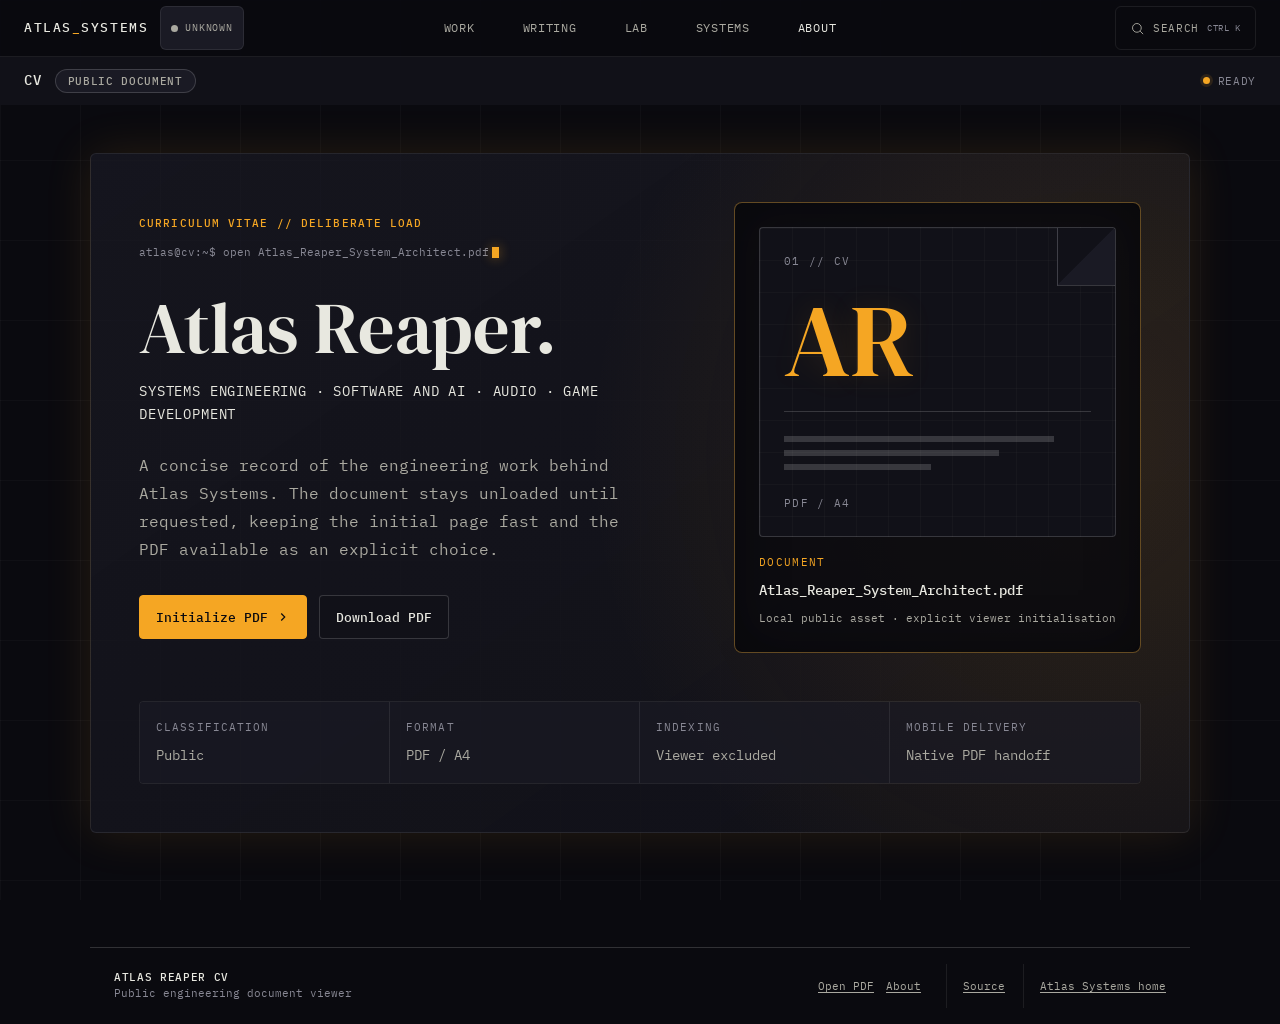
<file: index.html>
<!DOCTYPE html>
<html lang="en" data-atlas-bottom-nav="true">
<head>
  <meta charset="UTF-8">
  <meta name="viewport" content="width=device-width, initial-scale=1.0">
  <meta name="description" content="CV for Atlas Reaper: systems engineering, software and AI, audio, and game development.">
  <meta name="robots" content="noindex, follow">
  <meta name="theme-color" content="#0a0a0f">
  <title>CV // Atlas Systems</title>
  <link rel="canonical" href="https://cv.atlas-systems.uk/">
  <link rel="icon" href="/favicon.ico" sizes="any">
  <link rel="icon" href="/favicon-16x16.png" sizes="16x16" type="image/png">
  <link rel="icon" href="/favicon-32x32.png" sizes="32x32" type="image/png">
  <link rel="apple-touch-icon" href="/apple-touch-icon.png" sizes="180x180">
  <link rel="manifest" href="/site.webmanifest">
  <meta property="og:type" content="profile">
  <meta property="og:title" content="CV // Atlas Systems">
  <meta property="og:description" content="CV for Atlas Reaper: systems engineering, software and AI, audio, and game development.">
  <meta property="og:url" content="https://cv.atlas-systems.uk/">
  <meta property="og:site_name" content="Atlas Systems">
  <meta property="og:image" content="https://atlas-systems.uk/og/cv.png">
  <meta property="og:image:width" content="1200">
  <meta property="og:image:height" content="630">
  <meta property="og:image:alt" content="Atlas Reaper: engineering CV. // Atlas Systems">
  <meta name="twitter:card" content="summary_large_image">
  <meta name="twitter:title" content="CV // Atlas Systems">
  <meta name="twitter:description" content="CV for Atlas Reaper: systems engineering, software and AI, audio, and game development.">
  <meta name="twitter:image" content="https://atlas-systems.uk/og/cv.png">
  <meta name="twitter:image:alt" content="Atlas Reaper: engineering CV. // Atlas Systems">
  <link rel="stylesheet" href="/assets/interface/v0.5.0/atlas-fonts.css?v=0.5.0">
  <link rel="stylesheet" href="/assets/interface/v0.5.0/atlas-interface-kit.css?v=0.5.0">
  <link rel="stylesheet" href="/css/cv.css?v=20260813-shell-geometry">
  <link rel="stylesheet" href="/css/phase-6-footer.css?v=20260730-phase-6-v2">
  <link rel="stylesheet" href="/css/cv-browser-fixes.css?v=20260912-firefox-inline-pdf">
</head>
<body>
  <header class="atlas-global-header cv-global-header">
    <div class="atlas-header__inner">
    <div class="atlas-global-header__identity cv-brand-cluster">
      <a href="https://atlas-systems.uk/" class="cv-wordmark">ATLAS<span>_</span>SYSTEMS</a>
      <a class="atlas-status estate-status" href="https://status.atlas-systems.uk/" data-state="checking" aria-label="Atlas Systems status: checking">
        <span class="estate-status-dot" aria-hidden="true"></span>
        <span class="estate-status-label">checking</span>
      </a>
    </div>
    <nav class="atlas-global-header__nav" aria-label="Primary navigation">
      <a class="atlas-global-header__link" href="https://atlas-systems.uk/work/">Work</a>
      <a class="atlas-global-header__link" href="https://atlas-systems.uk/writing/">Writing</a>
      <a class="atlas-global-header__link" href="https://atlas-systems.uk/lab/">Lab</a>
      <a class="atlas-global-header__link" href="https://atlas-systems.uk/systems/">Systems</a>
      <a class="atlas-global-header__link" href="https://atlas-systems.uk/about/" aria-current="page">About</a>
    </nav>
    <div class="atlas-global-header__actions">
      <button class="cv-search-trigger" type="button" data-estate-search-open aria-label="Search the estate" aria-haspopup="dialog">
        <svg viewBox="0 0 24 24" aria-hidden="true">
          <circle cx="11" cy="11" r="7"></circle>
          <line x1="21" y1="21" x2="16.2" y2="16.2"></line>
        </svg>
        <span>Search</span>
        <kbd>ctrl k</kbd>
      </button>
    </div>
    </div>
  </header>

  <section class="atlas-product-strip cv-product-strip" aria-label="CV interface identity">
    <div class="cv-product-identity">
      <strong>CV</strong>
      <span class="atlas-badge atlas-badge--type">Public document</span>
    </div>
    <span class="cv-document-state"><span aria-hidden="true"></span>Ready</span>
  </section>

  <main class="cv-shell">
    <section class="document-gate atlas-card atlas-card--flagship" id="gate" aria-labelledby="gate-title">
      <div class="gate-layout">
        <div class="gate-introduction">
          <p class="atlas-page-intro__eyebrow">Curriculum vitae // deliberate load</p>
          <div class="terminal-line" aria-hidden="true">atlas@cv:~$ open Atlas_Reaper_System_Architect.pdf<span class="cursor"></span></div>
          <h1 class="atlas-page-intro__title" id="gate-title">Atlas Reaper.</h1>
          <p class="gate-role">Systems engineering · Software and AI · Audio · Game development</p>
          <p class="atlas-page-intro__purpose gate-copy">A concise record of the engineering work behind Atlas Systems. The document stays unloaded until requested, keeping the initial page fast and the PDF available as an explicit choice.</p>

          <div class="gate-actions">
            <button class="atlas-button atlas-button--primary" id="init-btn" type="button">
              <span>Initialize PDF</span>
              <svg viewBox="0 0 24 24" aria-hidden="true">
                <polyline points="9 18 15 12 9 6"></polyline>
              </svg>
            </button>
            <a class="atlas-button atlas-button--secondary" href="/Atlas_Reaper_System_Architect.pdf" download="Atlas_Reaper_System_Architect.pdf">Download PDF</a>
          </div>
        </div>

        <aside class="document-dossier" aria-label="Document summary">
          <div class="document-sheet" aria-hidden="true">
            <span class="document-sheet-index">01 // CV</span>
            <strong>AR</strong>
            <span class="document-sheet-rule"></span>
            <span class="document-sheet-line document-sheet-line--long"></span>
            <span class="document-sheet-line"></span>
            <span class="document-sheet-line document-sheet-line--short"></span>
            <span class="document-sheet-mark">PDF / A4</span>
          </div>
          <div class="document-dossier-copy">
            <p>Document</p>
            <strong>Atlas_Reaper_<wbr>System_Architect.pdf</strong>
            <span>Local public asset · explicit viewer initialisation</span>
          </div>
        </aside>
      </div>

      <dl class="document-meta">
        <div><dt>Classification</dt><dd>Public</dd></div>
        <div><dt>Format</dt><dd>PDF / A4</dd></div>
        <div><dt>Indexing</dt><dd>Viewer excluded</dd></div>
        <div><dt>Mobile delivery</dt><dd>Native PDF handoff</dd></div>
      </dl>

      <noscript>
        <p class="noscript-note">JavaScript is disabled. <a href="/Atlas_Reaper_System_Architect.pdf">Open the PDF directly.</a></p>
      </noscript>
    </section>

    <section class="viewer atlas-card" id="viewer" aria-labelledby="viewer-title" hidden>
      <header class="viewer-bar">
        <div>
          <p class="atlas-page-intro__eyebrow">Document viewer // active</p>
          <h2 id="viewer-title">Atlas_Reaper_<wbr>System_Architect.pdf</h2>
        </div>
        <div class="viewer-actions">
          <a class="atlas-button atlas-button--secondary" href="/Atlas_Reaper_System_Architect.pdf" download="Atlas_Reaper_System_Architect.pdf">Download</a>
          <button class="atlas-button atlas-button--secondary" id="close-viewer" type="button">Close viewer</button>
        </div>
      </header>
      <div class="viewer-frame" id="viewer-frame"></div>
    </section>

    <p class="sr-only" id="viewer-announcer" role="status" aria-live="polite" aria-atomic="true"></p>
  </main>

  <footer class="atlas-footer atlas-footer--product cv-footer" aria-label="CV product footer">
    <div class="atlas-footer__identity">
      <strong>Atlas Reaper CV</strong>
      <span>Public engineering document viewer</span>
    </div>
    <div class="atlas-footer__context">
      <a href="/Atlas_Reaper_System_Architect.pdf">Open PDF</a>
      <a href="https://atlas-systems.uk/about/">About</a>
    </div>
    <div class="atlas-footer__evidence">
      <a href="https://github.com/AtlasReaper311/atlas-doc-viewer">Source</a>
    </div>
    <div class="atlas-footer__escape">
      <a href="https://atlas-systems.uk/">Atlas Systems home</a>
    </div>
  </footer>

  <nav class="atlas-bottom-nav" aria-label="Mobile estate navigation">
    <a href="https://atlas-systems.uk/work/">Work</a>
    <a href="https://atlas-systems.uk/writing/">Writing</a>
    <a href="https://atlas-systems.uk/lab/">Lab</a>
    <a href="https://atlas-systems.uk/systems/">Systems</a>
    <a href="https://atlas-systems.uk/about/" aria-current="page">About</a>
  </nav>

  <script type="module" src="/js/interface-shell.js?v=20260724-interface-v2"></script>
  <script type="module" src="/js/viewer.js?v=20260912-firefox-inline-pdf"></script>
</body>
</html>
</file>
<file: assets/interface/v0.5.0/atlas-fonts.css>
/* Atlas Systems repository-local font faces. */
@font-face {
  font-family: "IBM Plex Mono";
  font-style: normal;
  font-weight: 400;
  font-display: swap;
  src: url("./fonts/ibm-plex-mono-400.woff2") format("woff2");
  unicode-range: U+0000-00FF, U+0131, U+0152-0153, U+02BB-02BC,
    U+02C6, U+02DA, U+02DC, U+0304, U+0308, U+0329, U+2000-206F,
    U+20AC, U+2122, U+2191, U+2193, U+2212, U+2215, U+FEFF, U+FFFD;
}

@font-face {
  font-family: "IBM Plex Mono";
  font-style: normal;
  font-weight: 500;
  font-display: swap;
  src: url("./fonts/ibm-plex-mono-500.woff2") format("woff2");
  unicode-range: U+0000-00FF, U+0131, U+0152-0153, U+02BB-02BC,
    U+02C6, U+02DA, U+02DC, U+0304, U+0308, U+0329, U+2000-206F,
    U+20AC, U+2122, U+2191, U+2193, U+2212, U+2215, U+FEFF, U+FFFD;
}

@font-face {
  font-family: "DM Serif Display";
  font-style: normal;
  font-weight: 400;
  font-display: swap;
  src: url("./fonts/dm-serif-display-400.woff2") format("woff2");
  unicode-range: U+0000-00FF, U+0131, U+0152-0153, U+02BB-02BC,
    U+02C6, U+02DA, U+02DC, U+0304, U+0308, U+0329, U+2000-206F,
    U+20AC, U+2122, U+2191, U+2193, U+2212, U+2215, U+FEFF, U+FFFD;
}

@font-face {
  font-family: "DM Serif Display";
  font-style: italic;
  font-weight: 400;
  font-display: swap;
  src: url("./fonts/dm-serif-display-400-italic.woff2") format("woff2");
  unicode-range: U+0000-00FF, U+0131, U+0152-0153, U+02BB-02BC,
    U+02C6, U+02DA, U+02DC, U+0304, U+0308, U+0329, U+2000-206F,
    U+20AC, U+2122, U+2191, U+2193, U+2212, U+2215, U+FEFF, U+FFFD;
}
</file>
<file: assets/interface/v0.5.0/atlas-interface-kit.css>
/* Atlas Interface Kit v0.5.0 generated tokens. */
:root {
  color-scheme: dark;
  --atlas-accent: #f5a623;
  --atlas-accent-dim: rgba(245,166,35,0.12);
  --atlas-accent-hover: #f7b84a;
  --atlas-bg: #0a0a0f;
  --atlas-bg-1: #111118;
  --atlas-bg-2: #1a1a24;
  --atlas-border: rgba(255,255,255,0.08);
  --atlas-border-hi: rgba(255,255,255,0.16);
  --atlas-degraded: #f5a623;
  --atlas-informational: #60a5fa;
  --atlas-operational: #4ade80;
  --atlas-text: #e8e8e0;
  --atlas-text-dim: #aaa9a0;
  --atlas-text-faint: #888894;
  --atlas-unavailable: #e24b4a;
  --atlas-unknown: #aaa9a0;
  --atlas-space-1: 4px;
  --atlas-space-2: 8px;
  --atlas-space-3: 12px;
  --atlas-space-4: 16px;
  --atlas-space-5: 24px;
  --atlas-space-6: 32px;
  --atlas-space-7: 48px;
  --atlas-space-8: 64px;
  --atlas-space-9: 96px;
  --atlas-radius-lg: 8px;
  --atlas-radius-md: 6px;
  --atlas-radius-sm: 4px;
  --atlas-control-compact: 32px;
  --atlas-control-standard: 40px;
  --atlas-touch-min: 44px;
  --atlas-card-compact: 16px;
  --atlas-card-editorial: 32px;
  --atlas-card-standard: 24px;
  --atlas-prose: 720px;
  --atlas-content: 1100px;
  --atlas-content-wide: 1360px;
  --atlas-type-body: 16px;
  --atlas-type-meta: 11px;
  --atlas-type-supporting: 14px;
  --atlas-type-tiny: 9px;
  --atlas-type-title: 42px;
  --atlas-motion-fast: 120ms;
  --atlas-motion-reveal: 240ms;
  --atlas-motion-standard: 180ms;
  --atlas-easing-emphasized: cubic-bezier(0.2, 0, 0, 1.2);
  --atlas-easing-standard: cubic-bezier(0.2, 0, 0, 1);
  --atlas-breakpoint-desktop: 1024px;
  --atlas-breakpoint-mobile: 640px;
  --atlas-breakpoint-tablet: 768px;
  --atlas-breakpoint-wide: 1440px;
  --atlas-z-base: 0;
  --atlas-z-dialog: 300;
  --atlas-z-overlay: 200;
  --atlas-z-sticky: 100;
  --atlas-z-toast: 400;
  --atlas-shadow-flagship: 0 0 48px rgba(245,166,35,0.12);
  --atlas-shadow-floating: 0 16px 48px rgba(0,0,0,0.32);
  --atlas-font-body: 'IBM Plex Mono', monospace;
  --atlas-font-display: 'DM Serif Display', Georgia, serif;
}
/* Atlas Interface Kit v0.5.0 component foundations. */
.atlas-global-header {
  position: sticky;
  top: 0;
  z-index: var(--atlas-z-sticky);
  min-height: 56px;
  display: grid;
  grid-template-columns: minmax(0, 1fr) auto minmax(0, 1fr);
  align-items: center;
  gap: var(--atlas-space-4);
  border-bottom: 1px solid var(--atlas-border);
  padding-inline: var(--atlas-space-5);
  background: color-mix(in srgb, var(--atlas-bg) 94%, transparent);
  backdrop-filter: blur(14px);
}

.atlas-global-header__identity,
.atlas-global-header__nav,
.atlas-global-header__actions {
  display: flex;
  align-items: center;
  gap: var(--atlas-space-3);
}

.atlas-global-header__actions { justify-content: flex-end; }
.atlas-global-header__nav { justify-content: center; }
.atlas-global-header__link { min-height: var(--atlas-touch-min); display: inline-flex; align-items: center; padding-inline: var(--atlas-space-3); color: var(--atlas-text-dim); text-decoration: none; }
.atlas-global-header__link[aria-current='page'] { color: var(--atlas-text); }

.atlas-product-strip {
  display: flex;
  align-items: center;
  justify-content: space-between;
  gap: var(--atlas-space-4);
  border-bottom: 1px solid var(--atlas-border);
  padding: var(--atlas-space-3) var(--atlas-space-5);
  background: var(--atlas-bg-1);
}

.atlas-breadcrumbs {
  max-width: var(--atlas-content);
  margin-inline: auto;
  padding: var(--atlas-space-3) var(--atlas-space-5) 0;
  color: var(--atlas-text-faint);
  font: 500 var(--atlas-type-meta)/1.5 var(--atlas-font-body);
}

.atlas-breadcrumbs ol {
  display: flex;
  flex-wrap: wrap;
  align-items: center;
  gap: var(--atlas-space-2);
  margin: 0;
  padding: 0;
  list-style: none;
}

.atlas-breadcrumbs li {
  display: inline-flex;
  align-items: center;
  min-width: 0;
}

.atlas-breadcrumbs li + li::before {
  content: "/";
  margin-inline-end: var(--atlas-space-2);
  color: var(--atlas-text-faint);
}

.atlas-breadcrumbs a {
  min-height: var(--atlas-touch-min);
  display: inline-flex;
  align-items: center;
  color: var(--atlas-text-dim);
  text-underline-offset: 0.22em;
}

.atlas-breadcrumbs [aria-current='page'],
.atlas-breadcrumbs li:last-child {
  color: var(--atlas-text);
}

.atlas-page-intro { max-width: var(--atlas-content); margin-inline: auto; padding: var(--atlas-space-8) var(--atlas-space-5) var(--atlas-space-7); }
.atlas-page-intro__eyebrow { margin: 0 0 var(--atlas-space-3); color: var(--atlas-accent); font: 500 var(--atlas-type-meta)/1.4 var(--atlas-font-body); letter-spacing: 0.1em; text-transform: uppercase; }
.atlas-page-intro__title { margin: 0; color: var(--atlas-text); font: 400 clamp(2.25rem, 6vw, 4.5rem)/0.98 var(--atlas-font-display); }
.atlas-page-intro__purpose { max-width: var(--atlas-prose); margin: var(--atlas-space-5) 0 0; color: var(--atlas-text-dim); font: 400 var(--atlas-type-body)/1.75 var(--atlas-font-body); }

.atlas-section-heading { display: flex; align-items: end; justify-content: space-between; gap: var(--atlas-space-5); margin-block: var(--atlas-space-7) var(--atlas-space-5); }
.atlas-section-heading__title { margin: 0; color: var(--atlas-text); font: 400 clamp(1.75rem, 3vw, 2.5rem)/1.05 var(--atlas-font-display); }
.atlas-section-heading__detail { max-width: var(--atlas-prose); margin: 0; color: var(--atlas-text-dim); font: 400 var(--atlas-type-supporting)/1.7 var(--atlas-font-body); }

.atlas-button { min-height: var(--atlas-control-standard); display: inline-flex; align-items: center; justify-content: center; gap: var(--atlas-space-2); border: 1px solid var(--atlas-border-hi); border-radius: var(--atlas-radius-sm); padding: 0 var(--atlas-space-4); color: var(--atlas-text); background: var(--atlas-bg-2); font: 500 0.8125rem/1 var(--atlas-font-body); text-decoration: none; cursor: pointer; transition: border-color var(--atlas-motion-standard) var(--atlas-easing-standard), background var(--atlas-motion-standard) var(--atlas-easing-standard), transform var(--atlas-motion-standard) var(--atlas-easing-standard); }
.atlas-button:hover { border-color: var(--atlas-accent); }
.atlas-button--primary { border-color: var(--atlas-accent); background: var(--atlas-accent); color: var(--atlas-bg); }
.atlas-button--primary:hover { background: var(--atlas-accent-hover); }
.atlas-button--secondary { background: var(--atlas-bg-1); }
.atlas-text-action { min-height: var(--atlas-touch-min); display: inline-flex; align-items: center; color: var(--atlas-accent); font: 500 0.8125rem/1.4 var(--atlas-font-body); text-decoration-thickness: 1px; text-underline-offset: 0.25em; }

.atlas-badge,
.atlas-status { display: inline-flex; min-height: 24px; align-items: center; gap: var(--atlas-space-2); border: 1px solid var(--atlas-border); border-radius: 999px; padding: 0 var(--atlas-space-3); color: var(--atlas-text-dim); background: var(--atlas-bg-2); font: 500 0.6875rem/1 var(--atlas-font-body); letter-spacing: 0.06em; text-transform: uppercase; }
.atlas-badge--type { border-color: var(--atlas-border-hi); }
.atlas-badge--maturity { color: var(--atlas-accent); background: var(--atlas-accent-dim); }
.atlas-status[data-state='operational'] { color: var(--atlas-operational); }
.atlas-status[data-state='degraded'] { color: var(--atlas-degraded); }
.atlas-status[data-state='unavailable'] { color: var(--atlas-unavailable); }
.atlas-status[data-state='unknown'] { color: var(--atlas-unknown); }

.atlas-status-announcement {
  color: var(--atlas-text-dim);
  font: 400 var(--atlas-type-supporting)/1.6 var(--atlas-font-body);
  overflow-wrap: anywhere;
}

.atlas-status-announcement--visually-hidden {
  position: absolute;
  width: 1px;
  height: 1px;
  margin: -1px;
  padding: 0;
  overflow: hidden;
  clip-path: inset(50%);
  white-space: nowrap;
  border: 0;
}

.atlas-card { border: 1px solid var(--atlas-border); border-radius: var(--atlas-radius-md); background: var(--atlas-bg-1); padding: var(--atlas-card-standard); }
.atlas-card--editorial { padding: var(--atlas-card-editorial); }
.atlas-card--data { background: var(--atlas-bg-2); }
.atlas-card--interactive { transition: border-color var(--atlas-motion-standard) var(--atlas-easing-standard), transform var(--atlas-motion-standard) var(--atlas-easing-standard), box-shadow var(--atlas-motion-standard) var(--atlas-easing-standard); }
.atlas-card--interactive:hover { border-color: var(--atlas-border-hi); transform: translateY(-1px); }
.atlas-card--flagship { box-shadow: var(--atlas-shadow-flagship); }

.atlas-metric-grid { display: grid; grid-template-columns: repeat(auto-fit, minmax(150px, 1fr)); gap: var(--atlas-space-3); }
.atlas-metric { border: 1px solid var(--atlas-border); border-radius: var(--atlas-radius-sm); padding: var(--atlas-card-compact); background: var(--atlas-bg-2); }
.atlas-metric__value { margin: 0; color: var(--atlas-text); font: 500 1.5rem/1.15 var(--atlas-font-body); }
.atlas-metric__label { margin: var(--atlas-space-2) 0 0; color: var(--atlas-text-faint); font: 500 var(--atlas-type-meta)/1.4 var(--atlas-font-body); text-transform: uppercase; }

.atlas-tag-list { display: flex; flex-wrap: wrap; gap: var(--atlas-space-2); margin: 0; padding: 0; list-style: none; }
.atlas-tag-list > * { border: 1px solid var(--atlas-border); border-radius: 999px; padding: var(--atlas-space-1) var(--atlas-space-3); color: var(--atlas-text-dim); background: var(--atlas-bg-2); font: 500 var(--atlas-type-meta)/1.4 var(--atlas-font-body); }

.atlas-filter-bar { display: flex; flex-wrap: wrap; align-items: center; gap: var(--atlas-space-2); border-block: 1px solid var(--atlas-border); padding-block: var(--atlas-space-3); }

.atlas-table-wrap {
  max-width: 100%;
  overflow-x: auto;
  overscroll-behavior-inline: contain;
  scrollbar-gutter: stable;
  border: 1px solid var(--atlas-border);
  border-radius: var(--atlas-radius-md);
}
.atlas-table-wrap table { width: 100%; border-collapse: collapse; }
.atlas-table-wrap th,
.atlas-table-wrap td { border-bottom: 1px solid var(--atlas-border); padding: var(--atlas-space-3) var(--atlas-space-4); text-align: left; }
.atlas-table-wrap[data-overflow='true']:focus-visible { outline: 2px solid var(--atlas-accent); outline-offset: 3px; }

.atlas-search-dialog { width: min(720px, calc(100vw - 32px)); max-height: min(720px, calc(100vh - 32px)); overflow: auto; border: 1px solid var(--atlas-border-hi); border-radius: var(--atlas-radius-lg); padding: 0; color: var(--atlas-text); background: var(--atlas-bg-1); box-shadow: var(--atlas-shadow-floating); }
.atlas-search-dialog::backdrop { background: rgba(10,10,15,0.78); backdrop-filter: blur(6px); }

.atlas-state { border: 1px solid var(--atlas-border); border-radius: var(--atlas-radius-md); padding: var(--atlas-card-standard); background: var(--atlas-bg-1); }
.atlas-state__title { margin: 0; color: var(--atlas-text); font: 500 0.875rem/1.4 var(--atlas-font-body); }
.atlas-state__detail { margin: var(--atlas-space-3) 0 0; color: var(--atlas-text-dim); font: 400 var(--atlas-type-supporting)/1.7 var(--atlas-font-body); }
.atlas-state[data-state='loading'] { border-color: var(--atlas-informational); }
.atlas-state[data-state='empty'] { border-color: var(--atlas-border-hi); }
.atlas-state[data-state='unavailable'],
.atlas-state[data-state='error'] { border-color: var(--atlas-unavailable); }
.atlas-state[data-state='unknown'] { border-color: var(--atlas-unknown); }

.atlas-footer {
  max-width: var(--atlas-content);
  margin: var(--atlas-space-9) auto 0;
  display: grid;
  grid-template-columns: minmax(0, 1fr) auto;
  grid-template-areas:
    "identity escape"
    "context context"
    "evidence evidence"
    "sequence sequence";
  align-items: start;
  gap: var(--atlas-space-4) var(--atlas-space-6);
  border-top: 1px solid var(--atlas-border);
  padding: var(--atlas-space-6) var(--atlas-space-5) var(--atlas-space-8);
  color: var(--atlas-text-faint);
  font: 400 var(--atlas-type-meta)/1.6 var(--atlas-font-body);
}

.atlas-footer__identity {
  grid-area: identity;
  min-width: 0;
  color: var(--atlas-text);
}

.atlas-footer__context { grid-area: context; }
.atlas-footer__evidence { grid-area: evidence; }
.atlas-footer__sequence { grid-area: sequence; }
.atlas-footer__escape { grid-area: escape; justify-self: end; }

.atlas-footer__context,
.atlas-footer__evidence,
.atlas-footer__escape,
.atlas-footer__sequence {
  display: flex;
  flex-wrap: wrap;
  align-items: center;
  gap: var(--atlas-space-2) var(--atlas-space-4);
}

.atlas-footer :where(a, button) {
  min-height: var(--atlas-touch-min);
  display: inline-flex;
  align-items: center;
  color: var(--atlas-text-dim);
  text-underline-offset: 0.22em;
}

.atlas-footer__sequence {
  display: grid;
  grid-template-columns: repeat(2, minmax(0, 1fr));
}

.atlas-footer__sequence > :last-child {
  justify-self: end;
  text-align: right;
}

.atlas-footer--estate,
.atlas-footer--product,
.atlas-footer--tool {
  max-width: var(--atlas-content);
}

.atlas-footer--editorial {
  max-width: var(--atlas-prose);
}

.atlas-footer--editorial .atlas-footer__sequence {
  border-top: 1px solid var(--atlas-border);
  padding-top: var(--atlas-space-4);
}

.atlas-bottom-nav { display: none; }

:where(a, button, input, select, textarea, [tabindex]):focus-visible { outline: 2px solid var(--atlas-accent); outline-offset: 3px; }

@media (max-width: 767px) {
  .atlas-global-header { grid-template-columns: 1fr auto; padding-inline: var(--atlas-space-4); }
  .atlas-global-header__nav { display: none; }
  .atlas-breadcrumbs { padding-inline: var(--atlas-space-4); }
  .atlas-page-intro { padding: var(--atlas-space-7) var(--atlas-space-4) var(--atlas-space-6); }
  .atlas-section-heading { align-items: start; flex-direction: column; }
  .atlas-footer {
    grid-template-columns: 1fr;
    grid-template-areas:
      "identity"
      "context"
      "evidence"
      "sequence"
      "escape";
    gap: var(--atlas-space-3);
    padding-inline: var(--atlas-space-4);
  }
  .atlas-footer__escape { justify-self: start; }
  .atlas-footer__sequence { grid-template-columns: 1fr; }
  .atlas-footer__sequence > :last-child { justify-self: start; text-align: left; }
  .atlas-bottom-nav { position: fixed; inset: auto 0 0; z-index: var(--atlas-z-sticky); min-height: 64px; display: grid; grid-template-columns: repeat(5, minmax(0, 1fr)); border-top: 1px solid var(--atlas-border); background: var(--atlas-bg-1); }
  .atlas-bottom-nav a { min-height: 64px; display: flex; align-items: center; justify-content: center; color: var(--atlas-text-dim); font: 500 var(--atlas-type-meta)/1.2 var(--atlas-font-body); text-decoration: none; }
  .atlas-bottom-nav a[aria-current='page'] { color: var(--atlas-accent); }
  [data-atlas-bottom-nav='true'] { padding-bottom: calc(64px + env(safe-area-inset-bottom)); }
}

@media (prefers-reduced-motion: reduce) {
  *, *::before, *::after { scroll-behavior: auto !important; animation-duration: 0.01ms !important; animation-iteration-count: 1 !important; transition-duration: 0.01ms !important; }
}

/* Atlas Interface Kit v0.5.0 evidence-mode foundations. */
.atlas-evidence-mode {
  display: inline-flex;
  min-height: 24px;
  align-items: center;
  gap: var(--atlas-space-2);
  border: 1px solid var(--atlas-border-hi);
  border-radius: 999px;
  padding: 0 var(--atlas-space-3);
  color: var(--atlas-text-dim);
  background: var(--atlas-bg-2);
  font: 500 var(--atlas-type-meta)/1 var(--atlas-font-body);
  letter-spacing: 0.05em;
  text-transform: uppercase;
}

.atlas-evidence-mode::before {
  width: 0.45rem;
  height: 0.45rem;
  flex: 0 0 auto;
  border: 1px solid currentColor;
  border-radius: 999px;
  background: transparent;
  content: "";
}

.atlas-evidence-mode[data-evidence-mode='measured']::before {
  background: currentColor;
}

.atlas-evidence-mode[data-evidence-mode='stale-measured']::before {
  background: linear-gradient(90deg, currentColor 50%, transparent 50%);
}

.atlas-evidence-mode[data-evidence-mode='recorded-replay'],
.atlas-evidence-mode[data-evidence-mode='simulated'] {
  border-style: dashed;
}

.atlas-evidence-mode[data-evidence-mode='recorded-replay']::before {
  border-radius: 1px;
}

.atlas-evidence-mode[data-evidence-mode='simulated']::before {
  border-style: dashed;
}

.atlas-evidence-mode[data-evidence-mode='unavailable'],
.atlas-evidence-mode[data-evidence-mode='unknown'],
.atlas-evidence-mode[data-evidence-mode='not-applicable-unscored'] {
  color: var(--atlas-text-faint);
}

.atlas-evidence-surface {
  border: 1px solid var(--atlas-border);
  border-radius: var(--atlas-radius-md);
  background: var(--atlas-bg-1);
}

.atlas-evidence-surface[data-evidence-mode='recorded-replay'],
.atlas-evidence-surface[data-evidence-mode='simulated'] {
  border-style: dashed;
  box-shadow: inset 3px 0 0 var(--atlas-border-hi);
}

.atlas-evidence-surface[data-evidence-mode='unavailable'],
.atlas-evidence-surface[data-evidence-mode='unknown'],
.atlas-evidence-surface[data-evidence-mode='not-applicable-unscored'] {
  background: color-mix(in srgb, var(--atlas-bg-1) 88%, var(--atlas-bg-2));
  box-shadow: inset 3px 0 0 var(--atlas-border-hi);
}

.atlas-evidence-value {
  color: var(--atlas-text);
  font-variant-numeric: tabular-nums;
}

.atlas-evidence-value[data-evidence-mode='unavailable'],
.atlas-evidence-value[data-evidence-mode='unknown'],
.atlas-evidence-value[data-evidence-mode='not-applicable-unscored'] {
  color: var(--atlas-text-dim);
}
</file>
<file: css/cv.css>
*, *::before, *::after { box-sizing: border-box; }

html {
  min-width: 320px;
  background: var(--atlas-bg);
  color-scheme: dark;
  scroll-behavior: smooth;
  --atlas-shell-gutter: max(24px, calc((100% - 1280px) / 2));
}

body {
  min-width: 320px;
  min-height: 100vh;
  margin: 0;
  overflow-x: hidden;
  background: var(--atlas-bg);
  color: var(--atlas-text);
  font: 400 var(--atlas-type-supporting)/1.65 var(--atlas-font-body);
}

body::before {
  content: "";
  position: fixed;
  inset: 0;
  z-index: var(--atlas-z-base);
  pointer-events: none;
  background-image:
    linear-gradient(rgba(255,255,255,.026) 1px, transparent 1px),
    linear-gradient(90deg, rgba(255,255,255,.026) 1px, transparent 1px);
  background-size: 80px 80px;
}

a { color: inherit; }
button, input { font: inherit; }

.cv-global-header.atlas-global-header {
  display: block;
  padding: 0;
  background: color-mix(in srgb, var(--atlas-bg) 94%, transparent);
}

.cv-global-header .atlas-header__inner {
  width: min(calc(100% - 48px), 1280px);
  min-height: 56px;
  margin-inline: auto;
  display: grid;
  grid-template-columns: minmax(230px, 1fr) auto minmax(230px, 1fr);
  align-items: center;
  gap: 24px;
}

.cv-global-header .atlas-global-header__identity {
  display: flex;
  align-items: center;
  gap: 12px;
  min-width: 0;
}

.cv-global-header .atlas-global-header__nav { gap: 24px; }

.cv-global-header .atlas-global-header__link {
  padding-inline: 12px;
  font-size: 12px;
  letter-spacing: 0.06em;
  text-transform: uppercase;
}

.cv-brand-cluster { min-width: 0; }

.cv-wordmark {
  min-height: 44px;
  display: inline-flex;
  align-items: center;
  color: var(--atlas-text);
  font-size: 13px;
  font-weight: 500;
  letter-spacing: .12em;
  text-decoration: none;
  white-space: nowrap;
}

.cv-wordmark span { color: var(--atlas-accent); }

.cv-global-header .atlas-status.estate-status,
.estate-status {
  min-height: 44px;
  padding: 0 10px;
  border-radius: var(--atlas-radius-md);
  color: var(--atlas-text-dim);
  font: 10px/1 var(--atlas-font-body);
  letter-spacing: 0.08em;
  gap: 7px;
  text-decoration: none;
}

.estate-status:hover,
.estate-status:focus-visible {
  border-color: var(--atlas-border-hi);
  color: var(--atlas-text);
}

.estate-status-dot {
  width: 7px;
  height: 7px;
  flex: 0 0 7px;
  border-radius: 50%;
  background: var(--atlas-unknown);
}

.estate-status[data-state="operational"] .estate-status-dot {
  background: var(--atlas-operational);
  box-shadow: 0 0 0 3px color-mix(in srgb, var(--atlas-operational) 14%, transparent);
}

.estate-status[data-state="degraded"] .estate-status-dot,
.estate-status[data-state="checking"] .estate-status-dot {
  background: var(--atlas-degraded);
  box-shadow: 0 0 0 3px var(--atlas-accent-dim);
}

.estate-status[data-state="unavailable"] .estate-status-dot {
  background: var(--atlas-unavailable);
  box-shadow: 0 0 0 3px color-mix(in srgb, var(--atlas-unavailable) 14%, transparent);
}

.cv-search-trigger {
  min-height: 44px;
  display: inline-flex;
  align-items: center;
  gap: 8px;
  border: 1px solid var(--atlas-border);
  border-radius: var(--atlas-radius-md);
  padding: 0 14px;
  background: transparent;
  color: var(--atlas-text-dim);
  cursor: pointer;
  font-size: 11px;
  letter-spacing: .06em;
  text-transform: uppercase;
}

.cv-search-trigger:hover,
.cv-search-trigger:focus-visible {
  border-color: var(--atlas-border-hi);
  color: var(--atlas-text);
}

.cv-search-trigger svg {
  width: 15px;
  height: 15px;
  fill: none;
  stroke: currentColor;
  stroke-width: 1.5;
}

.cv-search-trigger kbd {
  color: var(--atlas-text-faint);
  font: inherit;
  font-size: var(--atlas-type-tiny);
}

.cv-product-strip {
  position: relative;
  z-index: 1;
  min-height: 44px;
  padding-inline: max(24px, calc((100% - 1280px) / 2));
  border-bottom: 0;
  overflow: hidden;
}

.cv-product-identity {
  display: flex;
  align-items: center;
  gap: var(--atlas-space-3);
  min-width: 0;
}

.cv-product-identity > strong {
  color: var(--atlas-text);
  font-size: var(--atlas-type-supporting);
  font-weight: 500;
  letter-spacing: .1em;
}

.cv-document-state {
  flex: 0 0 auto;
  display: inline-flex;
  align-items: center;
  gap: var(--atlas-space-2);
  color: var(--atlas-text-faint);
  font-size: var(--atlas-type-meta);
  letter-spacing: .06em;
  text-transform: uppercase;
}

.cv-document-state > span {
  width: 7px;
  height: 7px;
  border-radius: 50%;
  background: var(--atlas-accent);
  box-shadow: 0 0 0 3px var(--atlas-accent-dim);
}

.cv-document-state[data-state="active"] > span {
  background: var(--atlas-operational);
  box-shadow: 0 0 0 3px color-mix(in srgb, var(--atlas-operational) 14%, transparent);
}

.cv-shell {
  position: relative;
  z-index: 1;
  width: min(var(--atlas-content), calc(100% - 48px));
  min-height: calc(100vh - 106px);
  margin: 0 auto;
  padding: var(--atlas-space-7) 0 var(--atlas-space-8);
}

.document-gate {
  scroll-margin-top: calc(56px + var(--atlas-space-3));
  min-height: min(680px, calc(100vh - 154px));
  padding: clamp(var(--atlas-space-5), 4vw, var(--atlas-space-7));
  overflow: hidden;
  background:
    radial-gradient(70% 120% at 90% 44%, var(--atlas-accent-dim), transparent 64%),
    linear-gradient(145deg, color-mix(in srgb, var(--atlas-bg-2) 72%, transparent), var(--atlas-bg-1));
}

.gate-layout {
  display: grid;
  grid-template-columns: minmax(0, 1.12fr) minmax(300px, .88fr);
  align-items: center;
  gap: clamp(var(--atlas-space-6), 6vw, var(--atlas-space-9));
}

.gate-introduction { min-width: 0; }

.terminal-line {
  margin: 0 0 var(--atlas-space-6);
  color: var(--atlas-text-faint);
  font-size: var(--atlas-type-meta);
  overflow-wrap: anywhere;
}

.cursor {
  display: inline-block;
  width: 7px;
  height: 1em;
  margin-left: 3px;
  vertical-align: -.15em;
  background: var(--atlas-accent);
  box-shadow: 0 0 12px color-mix(in srgb, var(--atlas-accent) 48%, transparent);
  animation: cv-caret-blink 1.05s steps(2, start) infinite;
}

.gate-role {
  max-width: 720px;
  margin: var(--atlas-space-4) 0 0;
  color: var(--atlas-text);
  font-size: var(--atlas-type-supporting);
  letter-spacing: .06em;
  line-height: 1.7;
  text-transform: uppercase;
}

.gate-copy {
  margin-top: var(--atlas-space-5);
  font-size: var(--atlas-type-body);
}

.gate-actions {
  display: flex;
  flex-wrap: wrap;
  gap: var(--atlas-space-3);
  margin-top: var(--atlas-space-6);
}

.gate-actions .atlas-button,
.viewer-actions .atlas-button {
  min-height: var(--atlas-touch-min);
}

.gate-actions svg {
  width: 14px;
  height: 14px;
  fill: none;
  stroke: currentColor;
  stroke-width: 2;
}

.document-dossier {
  min-width: 0;
  border: 1px solid color-mix(in srgb, var(--atlas-accent) 32%, var(--atlas-border));
  border-radius: var(--atlas-radius-lg);
  padding: var(--atlas-space-5);
  background: color-mix(in srgb, var(--atlas-bg) 82%, transparent);
  box-shadow: inset 0 0 52px rgba(0,0,0,.38);
}

.document-sheet {
  position: relative;
  min-height: 310px;
  display: flex;
  flex-direction: column;
  border: 1px solid var(--atlas-border-hi);
  border-radius: var(--atlas-radius-sm);
  padding: var(--atlas-space-5);
  overflow: hidden;
  background:
    linear-gradient(rgba(255,255,255,.025) 1px, transparent 1px),
    linear-gradient(90deg, rgba(255,255,255,.025) 1px, transparent 1px),
    var(--atlas-bg-1);
  background-size: 32px 32px;
}

.document-sheet::before {
  content: "";
  position: absolute;
  inset: 0 0 auto auto;
  width: 58px;
  height: 58px;
  border-bottom: 1px solid var(--atlas-border-hi);
  border-left: 1px solid var(--atlas-border-hi);
  background: linear-gradient(135deg, var(--atlas-bg-1) 49%, var(--atlas-bg-2) 50%);
}

.document-sheet-index {
  color: var(--atlas-text-faint);
  font-size: var(--atlas-type-meta);
  letter-spacing: .12em;
}

.document-sheet strong {
  margin-top: auto;
  color: var(--atlas-accent);
  font: 400 clamp(4rem, 8vw, 6.5rem)/.9 var(--atlas-font-display);
  text-shadow: 0 0 30px var(--atlas-accent-dim);
}

.document-sheet-rule {
  width: 100%;
  height: 1px;
  margin: var(--atlas-space-5) 0 var(--atlas-space-4);
  background: var(--atlas-border-hi);
}

.document-sheet-line {
  width: 70%;
  height: 6px;
  margin-top: var(--atlas-space-2);
  background: var(--atlas-border-hi);
}

.document-sheet-line--long { width: 88%; }
.document-sheet-line--short { width: 48%; }

.document-sheet-mark {
  margin-top: auto;
  color: var(--atlas-text-faint);
  font-size: var(--atlas-type-meta);
  letter-spacing: .12em;
}

.document-dossier-copy {
  display: grid;
  gap: var(--atlas-space-2);
  margin-top: var(--atlas-space-4);
}

.document-dossier-copy p {
  margin: 0;
  color: var(--atlas-accent);
  font-size: var(--atlas-type-meta);
  letter-spacing: .12em;
  text-transform: uppercase;
}

.document-dossier-copy strong {
  color: var(--atlas-text);
  font-size: var(--atlas-type-supporting);
  font-weight: 500;
  overflow-wrap: anywhere;
}

.document-dossier-copy > span {
  color: var(--atlas-text-dim);
  font-size: var(--atlas-type-meta);
  line-height: 1.6;
}

.document-meta {
  width: 100%;
  display: grid;
  grid-template-columns: repeat(4, minmax(0, 1fr));
  margin: var(--atlas-space-7) 0 0;
  border: 1px solid var(--atlas-border);
  border-radius: var(--atlas-radius-sm);
  overflow: hidden;
}

.document-meta div {
  min-width: 0;
  padding: var(--atlas-card-compact);
  border-right: 1px solid var(--atlas-border);
  background: color-mix(in srgb, var(--atlas-bg-2) 70%, transparent);
}

.document-meta div:last-child { border-right: 0; }

.document-meta dt {
  color: var(--atlas-text-faint);
  font-size: var(--atlas-type-meta);
  letter-spacing: .1em;
  text-transform: uppercase;
}

.document-meta dd {
  margin: var(--atlas-space-2) 0 0;
  color: var(--atlas-text-dim);
  font-size: var(--atlas-type-supporting);
  overflow-wrap: anywhere;
}

.noscript-note {
  margin: var(--atlas-space-4) 0 0;
  color: var(--atlas-text-dim);
}

.noscript-note a { color: var(--atlas-accent); }

.viewer {
  scroll-margin-top: calc(56px + var(--atlas-space-3));
  min-width: 0;
  padding: 0;
  overflow: hidden;
  background: var(--atlas-bg-1);
  box-shadow: var(--atlas-shadow-floating);
  animation: cv-viewer-reveal var(--atlas-motion-reveal) var(--atlas-easing-standard) both;
}

.viewer[hidden] { display: none; }

.viewer-bar {
  display: flex;
  align-items: center;
  justify-content: space-between;
  gap: var(--atlas-space-5);
  padding: var(--atlas-space-5);
  border-bottom: 1px solid var(--atlas-border);
  background: var(--atlas-bg-1);
}

.viewer-bar .atlas-page-intro__eyebrow {
  margin-bottom: var(--atlas-space-2);
}

.viewer-bar h2 {
  max-width: 760px;
  margin: 0;
  color: var(--atlas-text);
  font: 400 clamp(1.45rem, 3vw, 2.25rem)/1.05 var(--atlas-font-display);
  overflow-wrap: anywhere;
}

.viewer-actions {
  display: flex;
  flex-wrap: wrap;
  justify-content: flex-end;
  gap: var(--atlas-space-2);
}

.viewer-frame {
  min-height: 70vh;
  background: var(--atlas-bg-2);
}

.viewer-frame object {
  display: block;
  width: 100%;
  height: calc(100vh - 230px);
  min-height: 620px;
  border: 0;
}

.viewer-fallback {
  min-height: 420px;
  display: grid;
  place-items: center;
  gap: var(--atlas-space-4);
  padding: var(--atlas-space-6);
  text-align: center;
}

.viewer-fallback p { color: var(--atlas-text-dim); }

.cv-footer {
  position: relative;
  z-index: 1;
  display: flex;
  align-items: center;
  justify-content: space-between;
  flex-wrap: wrap;
  gap: var(--atlas-space-4);
}

.cv-footer div {
  display: flex;
  flex-wrap: wrap;
  gap: var(--atlas-space-5);
}

.cv-footer a {
  min-width: var(--atlas-touch-min);
  min-height: var(--atlas-touch-min);
  display: inline-flex;
  align-items: center;
  justify-content: center;
  padding-inline: var(--atlas-space-2);
  color: var(--atlas-text-dim);
  text-decoration: none;
}

.cv-footer a:hover,
.cv-footer a:focus-visible { color: var(--atlas-accent); }

.sr-only {
  position: absolute;
  width: 1px;
  height: 1px;
  padding: 0;
  margin: -1px;
  overflow: hidden;
  clip: rect(0, 0, 0, 0);
  white-space: nowrap;
  border: 0;
}

.atlas-search-root {
  position: fixed;
  inset: 0;
  z-index: var(--atlas-z-dialog);
  display: grid;
  place-items: start center;
  padding: min(12vh, 7rem) var(--atlas-space-4) var(--atlas-space-4);
}

.atlas-search-root[hidden] { display: none; }

.atlas-search-scrim {
  position: absolute;
  inset: 0;
  width: 100%;
  height: 100%;
  border: 0;
  background: rgba(4,4,8,.82);
  backdrop-filter: blur(8px);
  cursor: default;
}

.atlas-search-panel {
  position: relative;
  width: min(720px, 100%);
  max-height: min(720px, 78vh);
  overflow: auto;
  border: 1px solid var(--atlas-border-hi);
  border-radius: var(--atlas-radius-lg);
  padding: var(--atlas-space-5);
  background: var(--atlas-bg-1);
  box-shadow: var(--atlas-shadow-floating);
}

.atlas-search-heading {
  margin: 0 0 var(--atlas-space-3);
  color: var(--atlas-accent);
  font-size: var(--atlas-type-meta);
  letter-spacing: .14em;
  text-transform: uppercase;
}

.atlas-search-input {
  width: 100%;
  min-height: 48px;
  border: 1px solid var(--atlas-border-hi);
  border-radius: var(--atlas-radius-sm);
  padding: var(--atlas-space-3) var(--atlas-space-4);
  background: var(--atlas-bg-2);
  color: var(--atlas-text);
}

.atlas-search-status {
  min-height: 1.5rem;
  margin: var(--atlas-space-3) 0;
  color: var(--atlas-text-dim);
  font-size: var(--atlas-type-meta);
}

.atlas-search-results {
  display: grid;
  gap: 1px;
  margin: 0;
  padding: 0;
  list-style: none;
  background: var(--atlas-border);
}

.atlas-search-result { background: var(--atlas-bg); }

.atlas-search-result-main {
  display: grid;
  gap: var(--atlas-space-2);
  min-height: var(--atlas-touch-min);
  padding: var(--atlas-space-4);
  color: var(--atlas-text-dim);
  text-decoration: none;
}

.atlas-search-result-main:hover,
.atlas-search-result-main:focus-visible {
  background: var(--atlas-bg-2);
  color: var(--atlas-text);
}

.atlas-search-result-main strong {
  color: var(--atlas-text);
  font-size: var(--atlas-type-supporting);
  overflow-wrap: anywhere;
}

.atlas-search-result-main span {
  font-size: var(--atlas-type-supporting);
  line-height: 1.65;
}

.atlas-search-close {
  min-height: var(--atlas-touch-min);
  margin-top: var(--atlas-space-4);
}

body.atlas-search-open { overflow: hidden; }

@keyframes cv-caret-blink { 50% { opacity: 0; } }

@keyframes cv-viewer-reveal {
  from { opacity: 0; transform: translateY(8px); }
  to { opacity: 1; transform: translateY(0); }
}

@media (max-width: 1023px) {
  .gate-layout {
    grid-template-columns: minmax(0, 1fr) minmax(260px, .72fr);
    gap: var(--atlas-space-6);
  }

  .document-sheet { min-height: 280px; }
}

@media (max-width: 900px) {
  .gate-layout { grid-template-columns: minmax(0, 1fr); }
  .document-dossier {
    display: grid;
    grid-template-columns: minmax(180px, .7fr) minmax(0, 1fr);
    align-items: center;
    gap: var(--atlas-space-5);
  }
  .document-sheet { min-height: 230px; }
  .document-dossier-copy { margin-top: 0; }
}

@media (max-width: 767px) {
  .cv-global-header.atlas-global-header { padding: 0; }
  .cv-global-header .atlas-header__inner {
    width: min(calc(100% - 32px), 1280px);
    grid-template-columns: minmax(0, 1fr) auto;
    gap: 12px;
  }

  .cv-global-header .atlas-global-header__actions { display: flex; }
  .cv-search-trigger {
    min-width: var(--atlas-touch-min);
    justify-content: center;
    padding-inline: var(--atlas-space-2);
  }
  .cv-search-trigger span,
  .cv-search-trigger kbd { display: none; }
  .cv-product-strip {
    gap: var(--atlas-space-3);
    padding-inline: 16px;
  }
  .cv-product-identity {
    flex: 1 1 auto;
    gap: var(--atlas-space-2);
  }
  .cv-product-identity > strong {
    flex: 0 0 auto;
  }
  .cv-shell {
    width: min(100% - 24px, var(--atlas-content));
    padding: var(--atlas-space-5) 0 var(--atlas-space-7);
  }
  .document-gate {
    min-height: 0;
    padding: var(--atlas-card-standard);
  }
  .document-meta { grid-template-columns: repeat(2, minmax(0, 1fr)); }
  .document-meta div:nth-child(2) { border-right: 0; }
  .document-meta div:nth-child(-n+2) { border-bottom: 1px solid var(--atlas-border); }
  .viewer-bar {
    align-items: flex-start;
    flex-direction: column;
  }
  .viewer-actions {
    width: 100%;
    justify-content: flex-start;
  }
  .viewer-frame object {
    height: calc(100vh - 250px);
    min-height: 520px;
  }
  .cv-footer { margin-top: var(--atlas-space-7); }
}

@media (max-width: 520px) {
  .cv-document-state {
    min-height: var(--atlas-touch-min);
    justify-content: flex-end;
  }
  .document-dossier {
    grid-template-columns: minmax(0, 1fr);
    padding: var(--atlas-space-4);
  }
  .document-sheet { min-height: 250px; }
  .document-meta { grid-template-columns: minmax(0, 1fr); }
  .document-meta div {
    border-right: 0;
    border-bottom: 1px solid var(--atlas-border);
  }
  .document-meta div:last-child { border-bottom: 0; }
  .gate-actions {
    display: grid;
    grid-template-columns: minmax(0, 1fr);
  }
  .gate-actions .atlas-button { width: 100%; }
}

@media (max-width: 420px) {
  .estate-status-label {
    position: absolute;
    width: 1px;
    height: 1px;
    overflow: hidden;
    clip: rect(0, 0, 0, 0);
    white-space: nowrap;
  }
  .estate-status {
    width: var(--atlas-touch-min);
    min-height: var(--atlas-touch-min);
    justify-content: center;
    padding: 0;
  }
  .cv-shell { width: min(100% - 16px, var(--atlas-content)); }
  .document-gate { padding: var(--atlas-card-compact); }
  .gate-role { font-size: var(--atlas-type-meta); }
  .gate-copy { font-size: var(--atlas-type-supporting); }
}

@media (prefers-reduced-motion: reduce) {
  html { scroll-behavior: auto; }
  .cursor { animation: none; opacity: .72; }
  .viewer { animation: none; }
}
</file>
<file: css/phase-6-footer.css>
/* CV Phase 6 product footer, derived from immutable atlas-interface-kit v0.4.0. */

.cv-footer {
  position: relative;
  z-index: 1;
  max-width: var(--atlas-content, 1100px);
  margin: var(--atlas-space-7, 48px) auto 0;
  display: flex;
  flex-wrap: wrap;
  align-items: center;
  gap: 0 var(--atlas-space-4, 16px);
  border-top: 1px solid var(--atlas-border-hi, rgba(255,255,255,.16));
  padding: var(--atlas-space-4, 16px) var(--atlas-space-5, 24px);
  color: var(--atlas-text-faint, #888894);
  background: transparent;
  font: 400 var(--atlas-type-meta, 11px)/1.5 var(--atlas-font-body, "IBM Plex Mono", monospace);
}

.cv-footer .atlas-footer__identity {
  min-width: min(100%, 220px);
  flex: 1 1 260px;
  display: grid;
  gap: 2px;
  color: var(--atlas-text, #e8e8e0);
}

.cv-footer .atlas-footer__identity strong,
.cv-footer .atlas-footer__identity span {
  display: block;
}

.cv-footer .atlas-footer__identity strong {
  font-weight: 500;
  letter-spacing: .06em;
  line-height: 1.35;
  text-transform: uppercase;
}

.cv-footer .atlas-footer__identity span {
  color: var(--atlas-text-faint, #888894);
  line-height: 1.45;
}

.cv-footer .atlas-footer__context,
.cv-footer .atlas-footer__evidence,
.cv-footer .atlas-footer__escape {
  min-width: 0;
  display: flex;
  flex: 0 0 auto;
  flex-wrap: nowrap;
  align-items: center;
  gap: 0 var(--atlas-space-3, 12px);
  white-space: nowrap;
}

.cv-footer .atlas-footer__evidence,
.cv-footer .atlas-footer__escape {
  border-left: 1px solid var(--atlas-border, rgba(255,255,255,.08));
  padding-left: var(--atlas-space-4, 16px);
}

.cv-footer a {
  min-width: var(--atlas-touch-min, 44px);
  min-height: var(--atlas-touch-min, 44px);
  display: inline-flex;
  align-items: center;
  justify-content: flex-start;
  padding-inline: 0;
  color: var(--atlas-text-dim, #aaa9a0);
  text-decoration: underline;
  text-decoration-color: currentColor;
  text-decoration-thickness: from-font;
  text-underline-offset: .22em;
}

.cv-footer a:hover {
  color: var(--atlas-text, #e8e8e0);
}

.cv-footer a:focus-visible {
  color: var(--atlas-text, #e8e8e0);
  outline: 2px solid var(--atlas-accent, #f5a623);
  outline-offset: 3px;
}

@media (max-width: 767px) {
  .cv-footer {
    flex-direction: column;
    flex-wrap: nowrap;
    align-items: flex-start;
    gap: 0;
    padding: var(--atlas-space-4, 16px);
    padding-bottom: calc(var(--atlas-space-8, 64px) + env(safe-area-inset-bottom));
  }

  .cv-footer .atlas-footer__identity {
    width: 100%;
    min-width: 0;
    flex: 0 0 auto;
    margin-bottom: var(--atlas-space-1, 4px);
  }

  .cv-footer .atlas-footer__context,
  .cv-footer .atlas-footer__evidence,
  .cv-footer .atlas-footer__escape {
    width: 100%;
    flex: 0 0 auto;
    flex-wrap: wrap;
    gap: 0 var(--atlas-space-3, 12px);
    border-left: 0;
    padding-left: 0;
    white-space: normal;
  }
}

@media (prefers-reduced-motion: reduce) {
  .cv-footer *,
  .cv-footer *::before,
  .cv-footer *::after {
    animation-duration: .01ms !important;
    animation-iteration-count: 1 !important;
    transition-duration: .01ms !important;
  }
}
</file>
<file: css/cv-browser-fixes.css>
/* Browser-specific document viewer and tablet shell corrections. */

.viewer-frame iframe {
  display: block;
  width: 100%;
  height: calc(100vh - 230px);
  min-height: 620px;
  border: 0;
  background: var(--atlas-bg-2);
}

@media (min-width: 768px) and (max-width: 1023px) {
  .cv-global-header .atlas-header__inner {
    grid-template-columns: auto minmax(0, 1fr) auto;
    gap: 8px;
  }

  .cv-global-header .atlas-global-header__identity {
    gap: 8px;
  }

  .cv-global-header .atlas-global-header__nav {
    min-width: 0;
    justify-content: center;
    gap: 4px;
  }

  .cv-global-header .atlas-global-header__link {
    min-width: var(--atlas-touch-min);
    justify-content: center;
    padding-inline: 5px;
    font-size: 11px;
    letter-spacing: .04em;
  }

  .cv-search-trigger {
    min-width: var(--atlas-touch-min);
    justify-content: center;
    padding-inline: var(--atlas-space-2);
  }

  .cv-search-trigger span,
  .cv-search-trigger kbd {
    display: none;
  }
}

@media (max-width: 767px) {
  .viewer-frame iframe {
    height: calc(100vh - 250px);
    min-height: 520px;
  }
}
</file>
